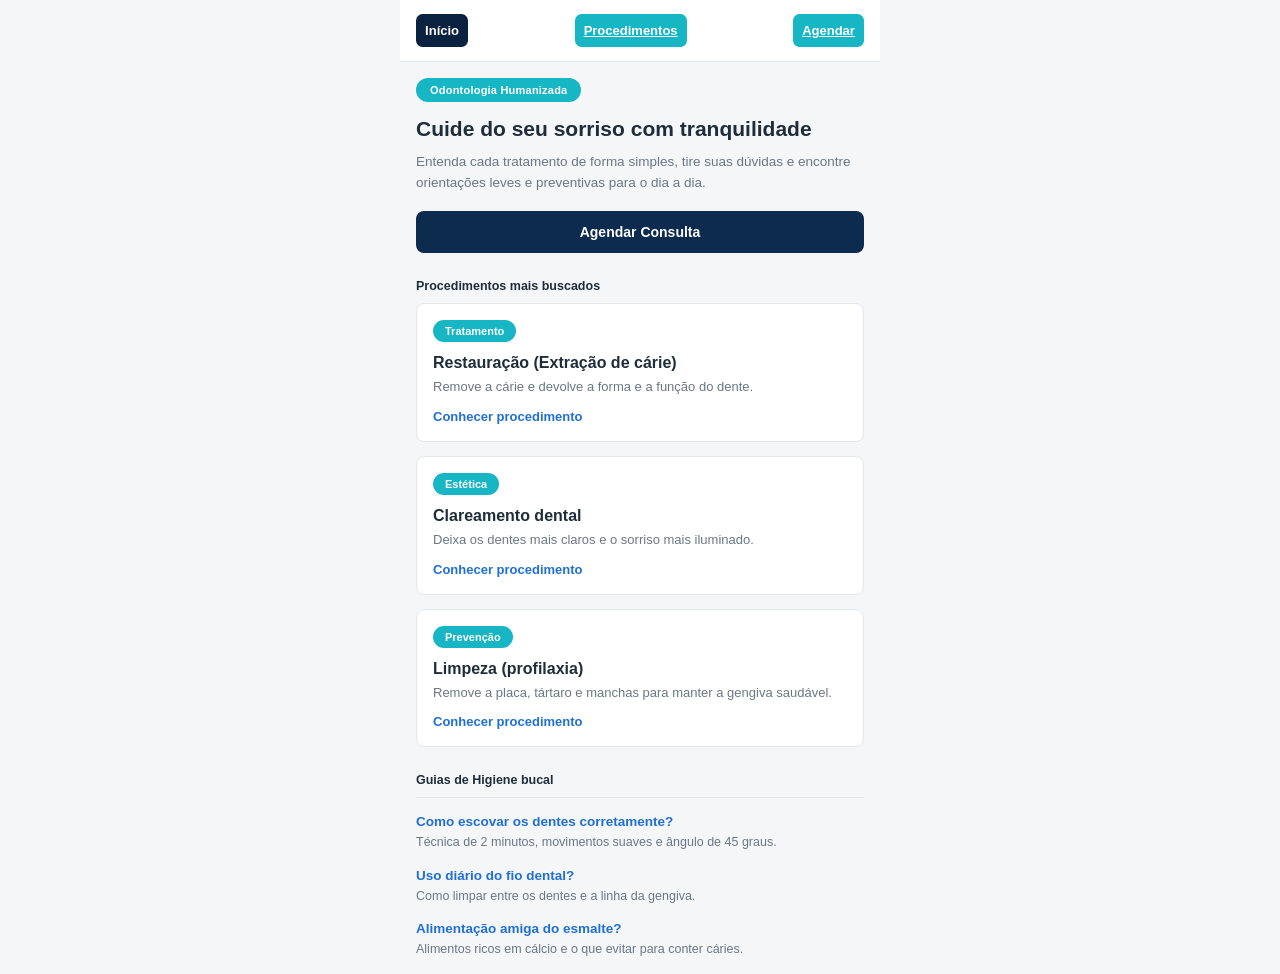
<file: index.html>
<!DOCTYPE html>
<html lang="pt-BR">
<head>
<meta charset="UTF-8">
<meta name="viewport" content="width=device-width, initial-scale=1.0">
<title>Odontologia Humanizada</title>
<style>
  :root{
    --teal: #17b6c4;
    --teal-dark: #0f8f9c;
    --navy: #0d2b4e;
    --navy-dark: #0a2140;
    --text: #1f2d3a;
    --muted: #6b7785;
    --link: #1f6fd6;
    --border: #e3e7ec;
    --bg: #f4f6f8;
    --card: #ffffff;
  }

  *{ box-sizing: border-box; }

  html, body{
    margin: 0;
    min-height: 100%;
  }

  body{
    font-family: -apple-system, BlinkMacSystemFont, "Segoe UI", Roboto, Helvetica, Arial, sans-serif;
    background: var(--bg);
    color: var(--text);
  }

  .phone{
    width: 100%;
    max-width: 480px;
    margin: 0 auto;
    background: var(--bg);
    min-height: 100vh;
  }

  /* ---- Nav ---- */
  nav{
    display: flex;
    justify-content: space-between;
    align-items: center;
    background: var(--card);
    padding: 14px 16px;
    border-bottom: 1px solid var(--border);
    font-size: 13px;
    font-weight: 600;
  }
  nav span{ cursor: default; }
  nav .active{ color: var(--text); }

  main{ padding: 16px; }

  /* ---- Badge / eyebrow ---- */
  .badge{
    display: inline-block;
    background: var(--teal);
    color: #fff;
    font-size: 11px;
    font-weight: 700;
    letter-spacing: .02em;
    padding: 6px 14px;
    border-radius: 999px;
    margin-bottom: 14px;
  }

  h1{
    font-size: 21px;
    line-height: 1.25;
    margin: 0 0 10px;
    font-weight: 700;
    color: var(--text);
  }

  .lead{
    font-size: 13.5px;
    line-height: 1.5;
    color: var(--muted);
    margin: 0 0 18px;
  }

  .btn-primary{
    display: block;
    width: 100%;
    background: var(--navy);
    color: #fff;
    text-align: center;
    padding: 13px 16px;
    border-radius: 8px;
    font-size: 14px;
    font-weight: 700;
    border: none;
    cursor: pointer;
    text-decoration: none;
  }
  .btn-primary:hover{ background: var(--navy-dark); }

  .section-title{
    font-size: 12.5px;
    font-weight: 700;
    color: var(--text);
    margin: 26px 0 10px;
  }

  /* ---- Procedure cards ---- */
  .card{
    background: var(--card);
    border: 1px solid var(--border);
    border-radius: 8px;
    padding: 16px;
    margin-bottom: 14px;
  }

  .tag{
    display: inline-block;
    background: var(--teal);
    color: #fff;
    font-size: 11px;
    font-weight: 700;
    padding: 5px 12px;
    border-radius: 999px;
    margin-bottom: 12px;
  }

  .card h2{
    font-size: 16px;
    margin: 0 0 6px;
    font-weight: 700;
    color: var(--text);
  }

  .card p{
    font-size: 13px;
    line-height: 1.45;
    color: var(--muted);
    margin: 0 0 10px;
  }

  .card a.link{
    font-size: 13px;
    color: var(--link);
    text-decoration: none;
    font-weight: 600;
  }
  .card a.link:hover{ text-decoration: underline; }

  /* ---- Hygiene guides ---- */
  .guides{
    border-top: 1px solid var(--border);
    padding-top: 16px;
    margin-top: 8px;
  }

  .guide-item{ margin-bottom: 16px; }
  .guide-item:last-child{ margin-bottom: 0; }

  .guide-item a{
    display: block;
    font-size: 13.5px;
    font-weight: 700;
    color: var(--link);
    text-decoration: none;
    margin-bottom: 4px;
  }
  .guide-item a:hover{ text-decoration: underline; }

  .guide-item p{
    font-size: 12.5px;
    line-height: 1.45;
    color: var(--muted);
    margin: 0;
  }

  .top {
    padding: 0.7em 0.7em;
    border-radius: 0.5em;
    background: var(--teal);
    color: #fff;
  }

  .top:hover {
    padding: 0.7em 0.7em;
    border-radius: 0.5em;
    background: #0a2140;
    color: #fff;
  }

  .topstatic {
    padding: 0.7em 0.7em;
    border-radius: 0.5em;
    background: #0a2140;
    color: #fff;
  }

</style>
</head>
<body>

<div class="phone">

  <nav>
    <a class="topstatic">Início</a>
    <a href="procedimentos.html" class="top">Procedimentos</a>
    <a href="agendar.html" class="top">Agendar</a>
  </nav>
  
  <main>
    <span class="badge">Odontologia Humanizada</span>

    <h1>Cuide do seu sorriso com tranquilidade</h1>

    <p class="lead">
      Entenda cada tratamento de forma simples, tire suas dúvidas e encontre
      orientações leves e preventivas para o dia a dia.
    </p>

    <a href="agendar.html" class="btn-primary">Agendar Consulta</a>

    <p class="section-title">Procedimentos mais buscados</p>

    <div class="card">
      <span class="tag">Tratamento</span>
      <h2>Restauração (Extração de cárie)</h2>
      <p>Remove a cárie e devolve a forma e a função do dente.</p>
      <a href="procedimentos.html#Cárie" class="link">Conhecer procedimento</a>
    </div>

    <div class="card">
      <span class="tag">Estética</span>
      <h2>Clareamento dental</h2>
      <p>Deixa os dentes mais claros e o sorriso mais iluminado.</p>
      <a href="procedimentos.html#Clareamento" class="link">Conhecer procedimento</a>
    </div>

    <div class="card">
      <span class="tag">Prevenção</span>
      <h2>Limpeza (profilaxia)</h2>
      <p>Remove a placa, tártaro e manchas para manter a gengiva saudável.</p>
      <a href="procedimentos.html#Limpeza" class="link">Conhecer procedimento</a>
    </div>

    <p class="section-title">Guias de Higiene bucal</p>

    <div class="guides">
      <div class="guide-item">
        <a href="procedimentos.html#escovação">Como escovar os dentes corretamente?</a>
        <p>Técnica de 2 minutos, movimentos suaves e ângulo de 45 graus.</p>
      </div>

      <div class="guide-item">
        <a href="procedimentos.html#fiodental">Uso diário do fio dental?</a>
        <p>Como limpar entre os dentes e a linha da gengiva.</p>
      </div>

      <div class="guide-item">
        <a href="procedimentos.html#alimentos">Alimentação amiga do esmalte?</a>
        <p>Alimentos ricos em cálcio e o que evitar para conter cáries.</p>
      </div>
    </div>

  </main>
</div>

</body>
</html>
</file>
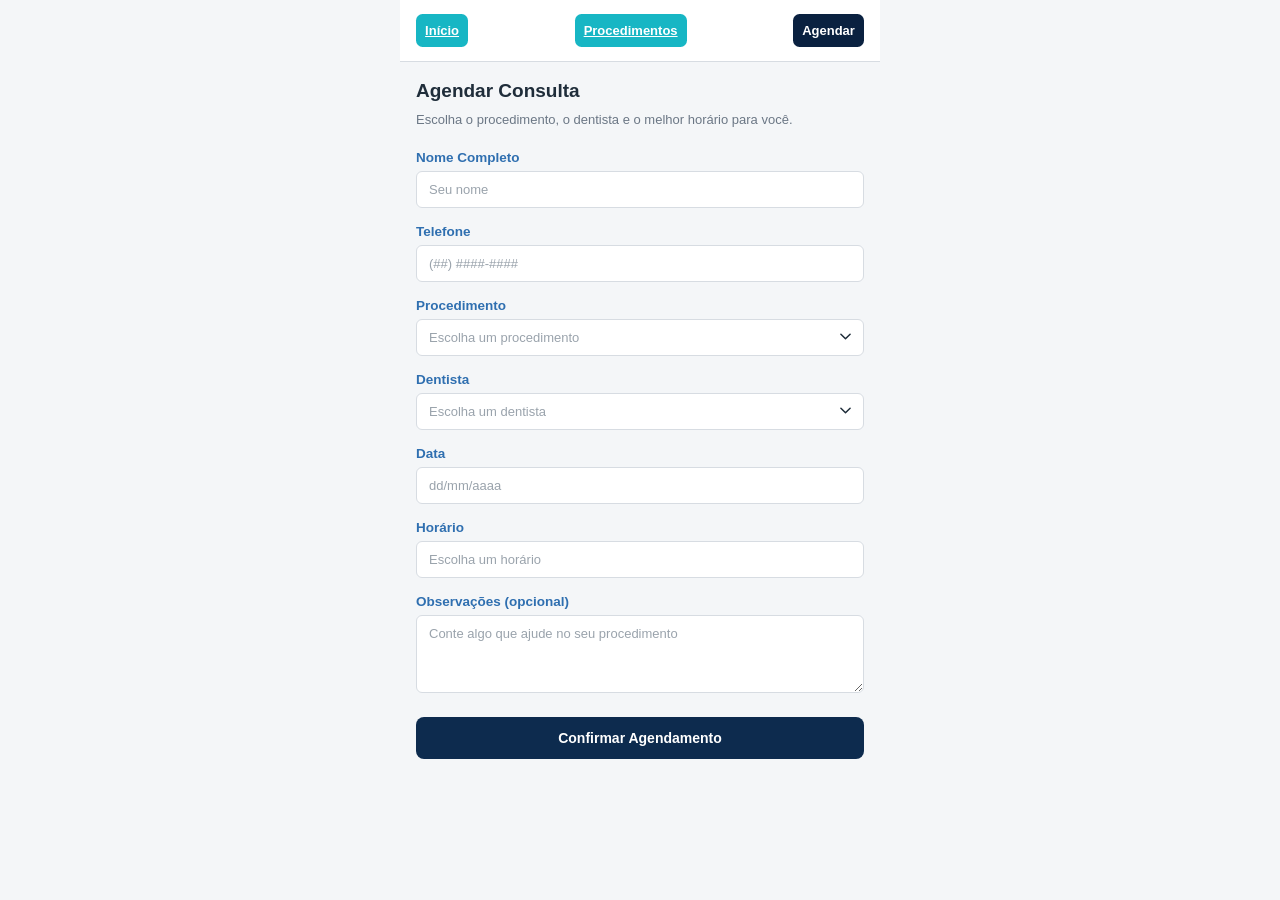
<file: agendar.html>
<!DOCTYPE html>
<html lang="pt-BR">
<head>
<meta charset="UTF-8">
<meta name="viewport" content="width=device-width, initial-scale=1.0">
<title>Agendar Consulta</title>
<style>
  :root{
    --teal: #17b6c4;
    --navy: #0d2b4e;
    --navy-dark: #0a2140;
    --text: #1f2d3a;
    --muted: #6b7785;
    --label: #2f6fb0;
    --border: #d7dce2;
    --bg: #f4f6f8;
    --card: #ffffff;
  }

  *{ box-sizing: border-box; }

  html, body{
    margin: 0;
    min-height: 100%;
  }

  body{
    font-family: -apple-system, BlinkMacSystemFont, "Segoe UI", Roboto, Helvetica, Arial, sans-serif;
    background: var(--bg);
    color: var(--text);
  }

  .phone{
    width: 100%;
    max-width: 480px;
    margin: 0 auto;
    background: var(--bg);
    min-height: 100vh;
  }

  /* ---- Nav ---- */
  nav{
    display: flex;
    justify-content: space-between;
    align-items: center;
    background: var(--card);
    padding: 14px 16px;
    border-bottom: 1px solid var(--border);
    font-size: 13px;
    font-weight: 600;
  }
  nav span{ cursor: default; }
  nav .active{ color: var(--text); }

  main{ padding: 18px 16px 24px; }

  h1{
    font-size: 19px;
    margin: 0 0 8px;
    font-weight: 700;
    color: var(--text);
  }

  .lead{
    font-size: 13px;
    line-height: 1.5;
    color: var(--muted);
    margin: 0 0 20px;
  }

  form{
    display: flex;
    flex-direction: column;
    gap: 16px;
  }

  label{
    display: block;
    font-size: 13.5px;
    font-weight: 700;
    color: var(--label);
    margin-bottom: 6px;
  }

  input, select, textarea{
    width: 100%;
    background: var(--card);
    border: 1px solid var(--border);
    border-radius: 6px;
    padding: 10px 12px;
    font-size: 13px;
    font-family: inherit;
    color: var(--text);
  }

  input::placeholder, textarea::placeholder{
    color: #9aa3ac;
  }

  select{
    appearance: none;
    -webkit-appearance: none;
    background-image: url("data:image/svg+xml;utf8,<svg xmlns='http://www.w3.org/2000/svg' viewBox='0 0 12 8'><path d='M1 1l5 5 5-5' fill='none' stroke='%231f2d3a' stroke-width='1.6' stroke-linecap='round' stroke-linejoin='round'/></svg>");
    background-repeat: no-repeat;
    background-position: right 12px center;
    background-size: 11px 8px;
    padding-right: 32px;
    color: var(--text);
  }
  select:invalid{ color: #9aa3ac; }

  textarea{
    resize: vertical;
    min-height: 78px;
  }

  input:focus, select:focus, textarea:focus{
    outline: none;
    border-color: var(--teal);
    box-shadow: 0 0 0 2px rgba(23,182,196,0.18);
  }

  .btn-primary{
    display: block;
    width: 100%;
    background: var(--navy);
    color: #fff;
    text-align: center;
    padding: 13px 16px;
    border-radius: 8px;
    font-size: 14px;
    font-weight: 700;
    border: none;
    cursor: pointer;
    margin-top: 4px;
  }
  .btn-primary:hover{ background: var(--navy-dark); }

  .top {
    padding: 0.7em 0.7em;
    border-radius: 0.5em;
    background: var(--teal);
    color: #fff;
  }

  .top:hover {
    padding: 0.7em 0.7em;
    border-radius: 0.5em;
    background: #0a2140;
    color: #fff;
  }

  .topstatic {
    padding: 0.7em 0.7em;
    border-radius: 0.5em;
    background: #0a2140;
    color: #fff;
  }

</style>
</head>
<body>

<div class="phone">

  <nav>
    <a href="index.html" class="top">Início</a>
    <a href="procedimentos.html" class="top">Procedimentos</a>
    <a class="topstatic">Agendar</a>
  </nav>

  <main>
    <h1>Agendar Consulta</h1>
    <p class="lead">Escolha o procedimento, o dentista e o melhor horário para você.</p>

    <form>
      <div>
        <label for="nome">Nome Completo</label>
        <input type="text" id="nome" name="nome" placeholder="Seu nome">
      </div>

      <div>
        <label for="telefone">Telefone</label>
        <input type="tel" id="telefone" name="telefone" placeholder="(##) ####-####">
      </div>

      <div>
        <label for="procedimento">Procedimento</label>
        <select id="procedimento" name="procedimento" required>
          <option value="" selected disabled>Escolha um procedimento</option>
          <option value="restauracao">Restauração (Extração de cárie)</option>
          <option value="clareamento">Clareamento dental</option>
          <option value="limpeza">Limpeza (profilaxia)</option>
        </select>
      </div>

      <div>
        <label for="dentista">Dentista</label>
        <select id="dentista" name="dentista" required>
          <option value="" selected disabled>Escolha um dentista</option>
          <option value="dr-a">Dra. Layla Cristine</option>
          <option value="dr-b">Dra. Moniky Hevely</option>
          <option value="dr-b">Dr. Pedro Henrique Rosseto</option>
          <option value="dr-b">Dr. Robert Henrique Matos</option>
          <option value="dr-b">Dr. Guilherme Barcelos Badaró</option>
          <option value="dr-b">Dra. Olivia Caetano</option>
        </select>
      </div>

      <div>
        <label for="data">Data</label>
        <input type="text" id="data" name="data" placeholder="dd/mm/aaaa">
      </div>

      <div>
        <label for="horario">Horário</label>
        <input type="text" id="horario" name="horario" placeholder="Escolha um horário">
      </div>

      <div>
        <label for="observacoes">Observações (opcional)</label>
        <textarea id="observacoes" name="observacoes" placeholder="Conte algo que ajude no seu procedimento"></textarea>
      </div>

      <button type="submit" class="btn-primary">Confirmar Agendamento</button>
    </form>
  </main>
</div>

</body>
</html>
</file>
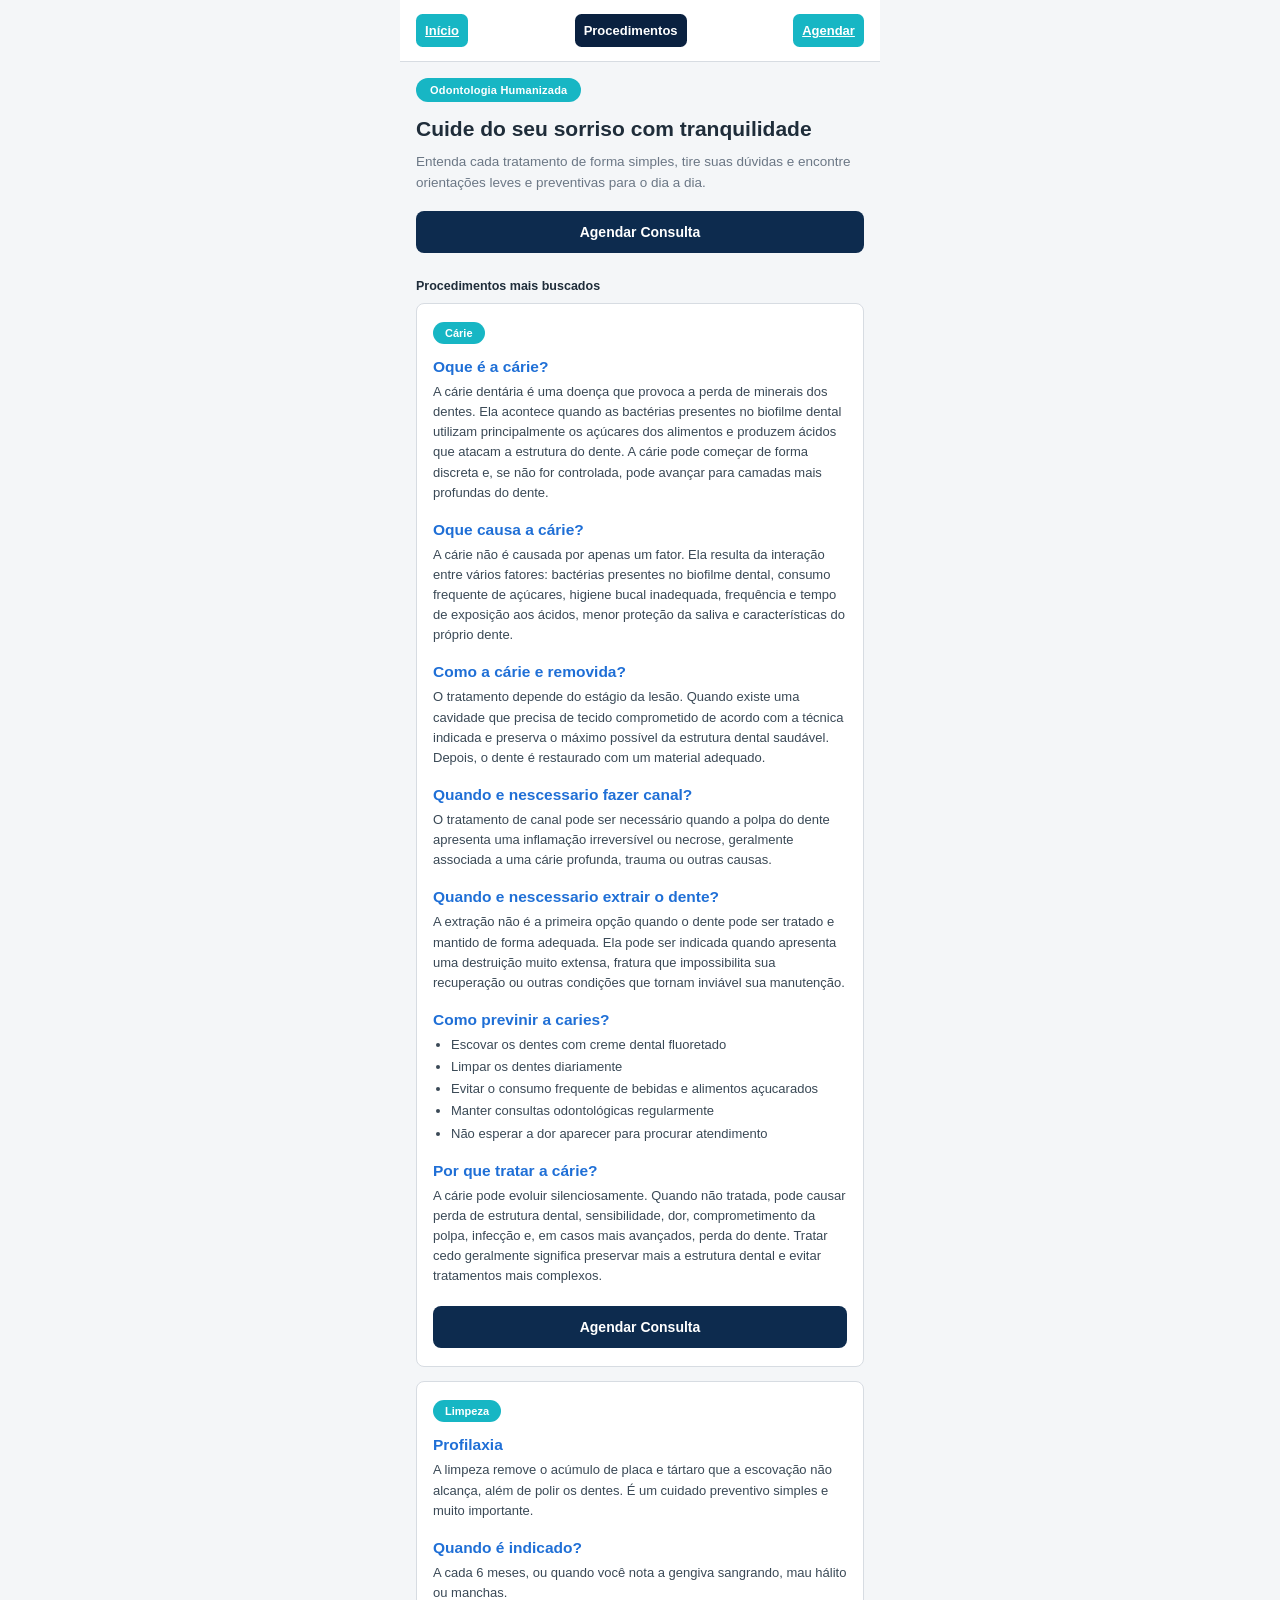
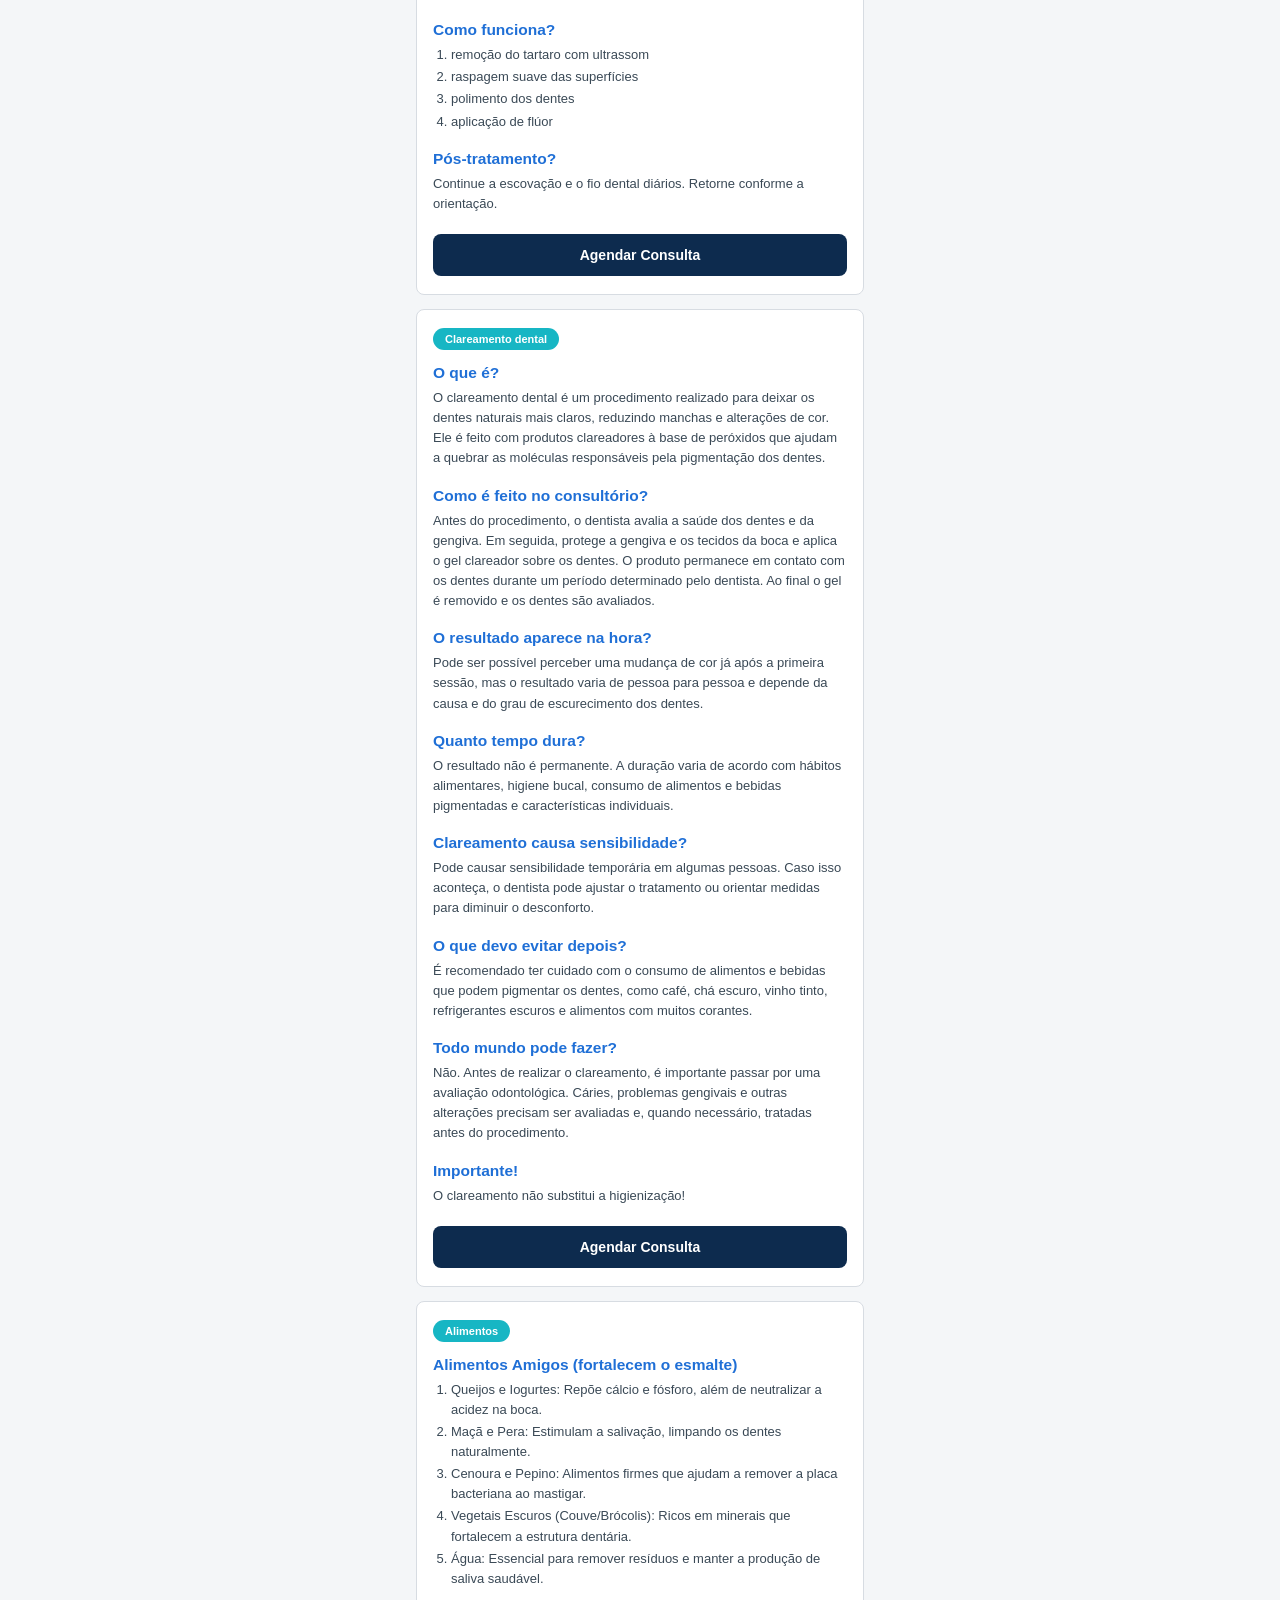
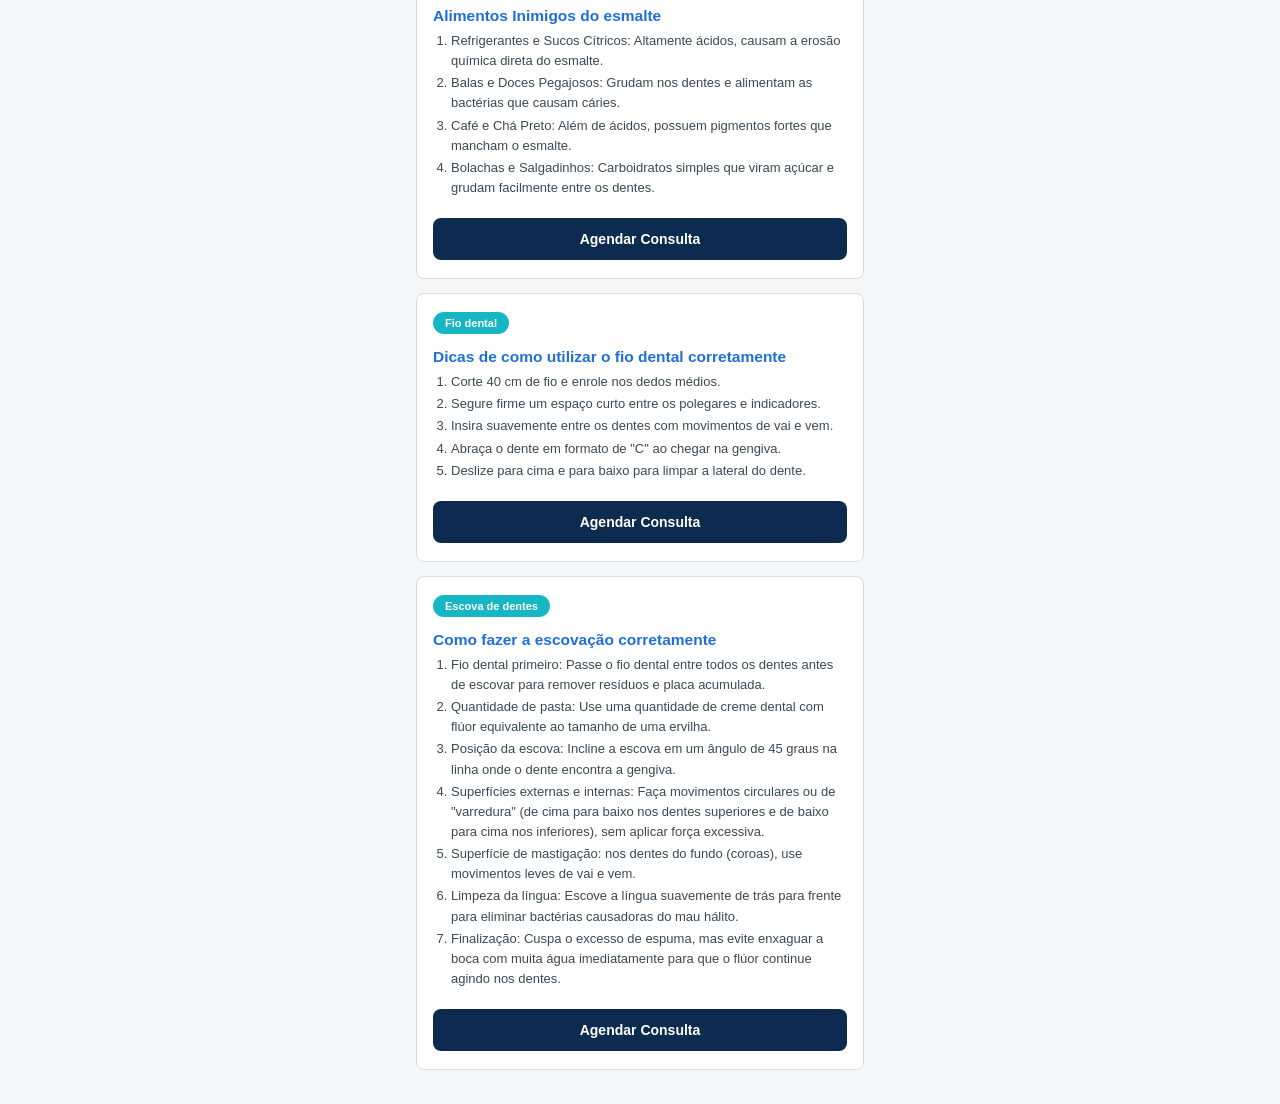
<file: procedimentos.html>
<!DOCTYPE html>
<html lang="pt-BR">
<head>
<meta charset="UTF-8">
<meta name="viewport" content="width=device-width, initial-scale=1.0">
<title>Procedimentos</title>
<style>
  :root{
    --teal: #17b6c4;
    --navy: #0d2b4e;
    --navy-dark: #0a2140;
    --text: #1f2d3a;
    --muted: #3a4956;
    --heading: #1f6fd6;
    --border: #d7dce2;
    --bg: #f4f6f8;
    --card: #ffffff;
  }

  *{ box-sizing: border-box; }

  html, body{
    margin: 0;
    min-height: 100%;
  }

  body{
    font-family: -apple-system, BlinkMacSystemFont, "Segoe UI", Roboto, Helvetica, Arial, sans-serif;
    background: var(--bg);
    color: var(--text);
  }

  .phone{
    width: 100%;
    max-width: 480px;
    margin: 0 auto;
    background: var(--bg);
    min-height: 100vh;
  }

  /* ---- Nav ---- */
  nav{
    display: flex;
    justify-content: space-between;
    align-items: center;
    background: var(--card);
    padding: 14px 16px;
    border-bottom: 1px solid var(--border);
    font-size: 13px;
    font-weight: 600;
  }
  nav span{ cursor: default; }
  nav .active{ color: var(--text); }

  main{ padding: 16px; }

  /* ---- Intro (hero) block, same as home ---- */
  .badge{
    display: inline-block;
    background: var(--teal);
    color: #fff;
    font-size: 11px;
    font-weight: 700;
    letter-spacing: .02em;
    padding: 6px 14px;
    border-radius: 999px;
    margin-bottom: 14px;
  }

  h1{
    font-size: 21px;
    line-height: 1.25;
    margin: 0 0 10px;
    font-weight: 700;
    color: var(--text);
  }

  .lead{
    font-size: 13.5px;
    line-height: 1.5;
    color: #6b7785;
    margin: 0 0 18px;
  }

  .btn-primary{
    display: block;
    width: 100%;
    background: var(--navy);
    color: #fff;
    text-align: center;
    padding: 13px 16px;
    border-radius: 8px;
    font-size: 14px;
    font-weight: 700;
    border: none;
    cursor: pointer;
    text-decoration: none;
  }
  .btn-primary:hover{ background: var(--navy-dark); }

  .section-title{
    font-size: 12.5px;
    font-weight: 700;
    color: var(--text);
    margin: 26px 0 10px;
  }

  /* ---- Procedure detail card ---- */
  .card{
    background: var(--card);
    border: 1px solid var(--border);
    border-radius: 8px;
    padding: 18px 16px;
    margin-bottom: 18px;
  }

  .card + .card{ margin-top: -4px; }

  .tag{
    display: inline-block;
    background: var(--teal);
    color: #fff;
    font-size: 11px;
    font-weight: 700;
    padding: 5px 12px;
    border-radius: 999px;
    margin-bottom: 14px;
  }

  .topic{
    margin-bottom: 18px;
  }
  .topic:last-of-type{ margin-bottom: 20px; }

  .topic h2{
    font-size: 15.5px;
    font-weight: 700;
    color: var(--heading);
    margin: 0 0 6px;
  }

  .topic p{
    font-size: 13px;
    line-height: 1.55;
    color: var(--muted);
    margin: 0;
  }

  .topic ul{
    margin: 4px 0 0;
    padding-left: 18px;
  }

  .topic ul li{
    font-size: 13px;
    line-height: 1.55;
    color: var(--muted);
    margin-bottom: 2px;
  }

  .topic ol{
    margin: 4px 0 0;
    padding-left: 18px;
  }

  .topic ol li{
    font-size: 13px;
    line-height: 1.55;
    color: var(--muted);
    margin-bottom: 2px;
  }

  .top {
    padding: 0.7em 0.7em;
    border-radius: 0.5em;
    background: var(--teal);
    color: #fff;
  }

  .top:hover {
    padding: 0.7em 0.7em;
    border-radius: 0.5em;
    background: #0a2140;
    color: #fff;
  }

  .topstatic {
    padding: 0.7em 0.7em;
    border-radius: 0.5em;
    background: #0a2140;
    color: #fff;
  }

</style>
</head>
<body>

<div class="phone">

  <nav>
    <a href="index.html" class="top"">Início</a>
    <a class="topstatic">Procedimentos</a>
    <a href="agendar.html" class="top">Agendar</a>
  </nav>

  <main>
    <span class="badge">Odontologia Humanizada</span>

    <h1>Cuide do seu sorriso com tranquilidade</h1>

    <p class="lead">
      Entenda cada tratamento de forma simples, tire suas dúvidas e encontre
      orientações leves e preventivas para o dia a dia.
    </p>

    <a href="agendar.html" class="btn-primary">Agendar Consulta</a>

    <p class="section-title">Procedimentos mais buscados</p>

    <!-- ================= CÁRIE ================= -->
    <div class="card" id="Cárie">
      <span class="tag">Cárie</span>

      <div class="topic">
        <h2>Oque é a cárie?</h2>
        <p>A cárie dentária é uma doença que provoca a perda de minerais dos dentes. Ela acontece quando as bactérias presentes no biofilme dental utilizam principalmente os açúcares dos alimentos e produzem ácidos que atacam a estrutura do dente. A cárie pode começar de forma discreta e, se não for controlada, pode avançar para camadas mais profundas do dente.</p>
      </div>

      <div class="topic">
        <h2>Oque causa a cárie?</h2>
        <p>A cárie não é causada por apenas um fator. Ela resulta da interação entre vários fatores: bactérias presentes no biofilme dental, consumo frequente de açúcares, higiene bucal inadequada, frequência e tempo de exposição aos ácidos, menor proteção da saliva e características do próprio dente.</p>
      </div>

      <div class="topic">
        <h2>Como a cárie e removida?</h2>
        <p>O tratamento depende do estágio da lesão. Quando existe uma cavidade que precisa de tecido comprometido de acordo com a técnica indicada e preserva o máximo possível da estrutura dental saudável. Depois, o dente é restaurado com um material adequado.</p>
      </div>

      <div class="topic">
        <h2>Quando e nescessario fazer canal?</h2>
        <p>O tratamento de canal pode ser necessário quando a polpa do dente apresenta uma inflamação irreversível ou necrose, geralmente associada a uma cárie profunda, trauma ou outras causas.</p>
      </div>

      <div class="topic">
        <h2>Quando e nescessario extrair o dente?</h2>
        <p>A extração não é a primeira opção quando o dente pode ser tratado e mantido de forma adequada. Ela pode ser indicada quando apresenta uma destruição muito extensa, fratura que impossibilita sua recuperação ou outras condições que tornam inviável sua manutenção.</p>
      </div>

      <div class="topic">
        <h2>Como previnir a caries?</h2>
        <ul>
          <li>Escovar os dentes com creme dental fluoretado</li>
          <li>Limpar os dentes diariamente</li>
          <li>Evitar o consumo frequente de bebidas e alimentos açucarados</li>
          <li>Manter consultas odontológicas regularmente</li>
          <li>Não esperar a dor aparecer para procurar atendimento</li>
        </ul>
      </div>

      <div class="topic">
        <h2>Por que tratar a cárie?</h2>
        <p>A cárie pode evoluir silenciosamente. Quando não tratada, pode causar perda de estrutura dental, sensibilidade, dor, comprometimento da polpa, infecção e, em casos mais avançados, perda do dente. Tratar cedo geralmente significa preservar mais a estrutura dental e evitar tratamentos mais complexos.</p>
      </div>

      <a href="agendar.html" class="btn-primary">Agendar Consulta</a>
    </div>

    <!-- ================= LIMPEZA ================= -->
    <div class="card" id="Limpeza">
      <span class="tag">Limpeza</span>

      <div class="topic">
        <h2>Profilaxia</h2>
        <p>A limpeza remove o acúmulo de placa e tártaro que a escovação não alcança, além de polir os dentes. É um cuidado preventivo simples e muito importante.</p>
      </div>

      <div class="topic">
        <h2>Quando é indicado?</h2>
        <p>A cada 6 meses, ou quando você nota a gengiva sangrando, mau hálito ou manchas.</p>
      </div>

      <div class="topic">
        <h2>Como funciona?</h2>
        <ol>
          <li>remoção do tartaro com ultrassom</li>
          <li>raspagem suave das superfícies</li>
          <li>polimento dos dentes</li>
          <li>aplicação de flúor</li>
        </ol>
      </div>

      <div class="topic">
        <h2>Pós-tratamento?</h2>
        <p>Continue a escovação e o fio dental diários. Retorne conforme a orientação.</p>
      </div>

      <a href="agendar.html" class="btn-primary">Agendar Consulta</a>
    </div>

    <!-- ================= CLAREAMENTO ================= -->
    <div class="card" id="Clareamento">
      <span class="tag">Clareamento dental</span>

      <div class="topic">
        <h2>O que é?</h2>
        <p>O clareamento dental é um procedimento realizado para deixar os dentes naturais mais claros, reduzindo manchas e alterações de cor. Ele é feito com produtos clareadores à base de peróxidos que ajudam a quebrar as moléculas responsáveis pela pigmentação dos dentes.</p>
      </div>

      <div class="topic">
        <h2>Como é feito no consultório?</h2>
        <p>Antes do procedimento, o dentista avalia a saúde dos dentes e da gengiva. Em seguida, protege a gengiva e os tecidos da boca e aplica o gel clareador sobre os dentes. O produto permanece em contato com os dentes durante um período determinado pelo dentista. Ao final o gel é removido e os dentes são avaliados.</p>
      </div>

      <div class="topic">
        <h2>O resultado aparece na hora?</h2>
        <p>Pode ser possível perceber uma mudança de cor já após a primeira sessão, mas o resultado varia de pessoa para pessoa e depende da causa e do grau de escurecimento dos dentes.</p>
      </div>

      <div class="topic">
        <h2>Quanto tempo dura?</h2>
        <p>O resultado não é permanente. A duração varia de acordo com hábitos alimentares, higiene bucal, consumo de alimentos e bebidas pigmentadas e características individuais.</p>
      </div>

      <div class="topic">
        <h2>Clareamento causa sensibilidade?</h2>
        <p>Pode causar sensibilidade temporária em algumas pessoas. Caso isso aconteça, o dentista pode ajustar o tratamento ou orientar medidas para diminuir o desconforto.</p>
      </div>

      <div class="topic">
        <h2>O que devo evitar depois?</h2>
        <p>É recomendado ter cuidado com o consumo de alimentos e bebidas que podem pigmentar os dentes, como café, chá escuro, vinho tinto, refrigerantes escuros e alimentos com muitos corantes.</p>
      </div>

      <div class="topic">
        <h2>Todo mundo pode fazer?</h2>
        <p>Não. Antes de realizar o clareamento, é importante passar por uma avaliação odontológica. Cáries, problemas gengivais e outras alterações precisam ser avaliadas e, quando necessário, tratadas antes do procedimento.</p>
      </div>

      <div class="topic">
        <h2>Importante!</h2>
        <p>O clareamento não substitui a higienização!</p>
      </div>

      <a href="agendar.html" class="btn-primary">Agendar Consulta</a>
    </div>

    <!-- ================= AMIGO DO DENTE ================= -->
    <div class="card"  id="alimentos">
      <span class="tag">Alimentos</span>

      <div class="topic">
        <h2>Alimentos Amigos (fortalecem o esmalte)</h2>
        <ol>
          <li>Queijos e Iogurtes: Repõe cálcio e fósforo, além de neutralizar a acidez na boca.</li>
          <li>Maçã e Pera: Estimulam a salivação, limpando os dentes naturalmente.</li>
          <li>Cenoura e Pepino: Alimentos firmes que ajudam a remover a placa bacteriana ao mastigar.</li>
          <li> Vegetais Escuros (Couve/Brócolis): Ricos em minerais que fortalecem a estrutura dentária.</li>
          <li>Água: Essencial para remover resíduos e manter a produção de saliva saudável.</li>
        </ol>
      </div>

      <div class="topic">
        <h2>Alimentos Inimigos do esmalte</h2>
        <ol>
          <li>Refrigerantes e Sucos Cítricos: Altamente ácidos, causam a erosão química direta do esmalte.</li>
          <li>Balas e Doces Pegajosos: Grudam nos dentes e alimentam as bactérias que causam cáries.</li>
          <li>Café e Chá Preto: Além de ácidos, possuem pigmentos fortes que mancham o esmalte.</li>
          <li> Bolachas e Salgadinhos: Carboidratos simples que viram açúcar e grudam facilmente entre os dentes.</li>
        </ol>
      </div>

      <a href="agendar.html" class="btn-primary">Agendar Consulta</a>
    </div>

    <!-- ================= FIO DENTAL ================= -->
    <div class="card"  id="fiodental">
      <span class="tag">Fio dental</span>

      <div class="topic">
        <h2>Dicas de como utilizar o fio dental corretamente</h2>
        <ol>
          <li>Corte 40 cm de fio e enrole nos dedos médios.</li>
          <li>Segure firme um espaço curto entre os polegares e indicadores. </li>
          <li>Insira suavemente entre os dentes com movimentos de vai e vem.</li>
          <li>Abraça o dente em formato de "C" ao chegar na gengiva. </li>
          <li> Deslize para cima e para baixo para limpar a lateral do dente. </li>
        </ol>
      </div>
      <a href="agendar.html" class="btn-primary">Agendar Consulta</a>
    </div>

    <!-- ================= Escovação ================= -->
    <div class="card"  id="escovação">
      <span class="tag">Escova de dentes</span>

      <div class="topic">
        <h2>Como fazer a escovação corretamente</h2>
        <ol>
          <li>Fio dental primeiro: Passe o fio dental entre todos os dentes antes de escovar para remover resíduos e placa acumulada. </li>
          <li>Quantidade de pasta: Use uma quantidade de creme dental com flúor equivalente ao tamanho de uma ervilha. </li>
          <li>Posição da escova: Incline a escova em um ângulo de 45 graus na linha onde o dente encontra a gengiva. </li>
          <li>Superfícies externas e internas: Faça movimentos circulares ou de "varredura" (de cima para baixo nos dentes superiores e de baixo para cima nos inferiores), sem aplicar força excessiva. </li>
          <li>Superfície de mastigação: nos dentes do fundo (coroas), use movimentos leves de vai e vem.  </li>
          <li>Limpeza da língua: Escove a língua suavemente de trás para frente para eliminar bactérias causadoras do mau hálito.  </li>
          <li>Finalização: Cuspa o excesso de espuma, mas evite enxaguar a boca com muita água imediatamente para que o flúor continue agindo nos dentes. </li>
        </ol>
      </div>
      <a href="agendar.html" class="btn-primary">Agendar Consulta</a>
    </div>


  </main>
</div>

</body>
</html>
</file>
